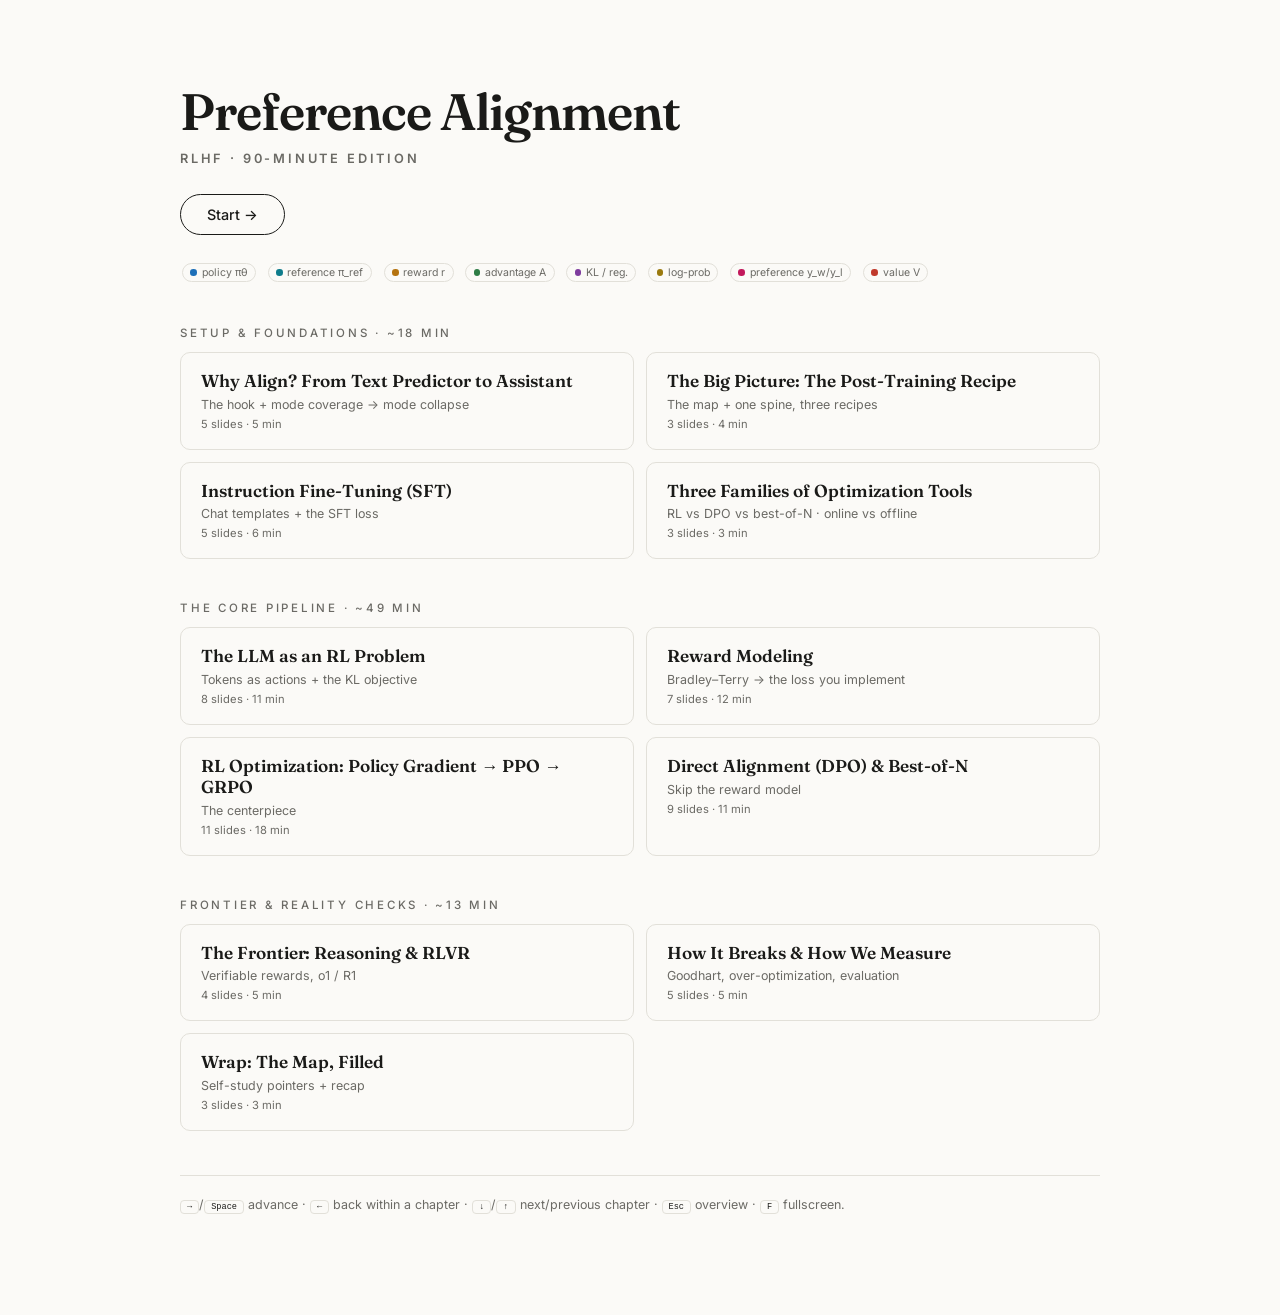
<file: PP9: Alignment/slides/index.html>
<!DOCTYPE html>
<html lang="en">
<head>
<meta charset="utf-8"><meta name="viewport" content="width=device-width, initial-scale=1.0">
<title>Preference Alignment — 90 min</title>
<link rel="stylesheet" href="assets/theme.css">
<style>
body{margin:0;background:var(--bg);color:var(--fg);font-family:Inter,"Segoe UI",system-ui,sans-serif;-webkit-font-smoothing:antialiased;}
.wrap{max-width:920px;margin:0 auto;padding:80px 28px 100px;}
h1{font-family:"Fraunces",Georgia,serif;font-size:3.2em;font-weight:600;margin:0 0 .15em;letter-spacing:-.02em;}
.kick{color:var(--muted);font-size:.8em;letter-spacing:.22em;text-transform:uppercase;font-weight:600;margin:0 0 2.2em;}
.legend{display:flex;flex-wrap:wrap;gap:8px;margin:26px 0 40px;}
.grid{display:grid;grid-template-columns:1fr 1fr;gap:12px;}
a.sec{display:flex;flex-direction:column;gap:5px;background:transparent;border:1px solid var(--line);
  border-radius:10px;padding:18px 20px;text-decoration:none;color:var(--fg);transition:.15s;}
a.sec:hover{background:var(--bg-2);border-color:var(--muted);}
.sec .t{font-family:"Fraunces",Georgia,serif;font-size:1.08em;font-weight:600;line-height:1.2;}
.sec .d{font-size:.78em;color:var(--muted);}
.sec .m{font-size:.7em;color:var(--muted);}
.tierhead{margin:42px 0 12px;color:var(--muted);font-size:.72em;letter-spacing:.24em;text-transform:uppercase;font-weight:500;}
.start{display:inline-block;margin:0;border:1px solid var(--fg);color:var(--fg);font-weight:500;
  padding:11px 26px;border-radius:999px;text-decoration:none;transition:.15s;font-size:.9em;}
.start:hover{background:var(--fg);color:var(--bg);}
.tip{margin-top:44px;font-size:.78em;color:var(--muted);border-top:1px solid var(--line);padding-top:18px;line-height:1.7;}
kbd{background:transparent;border:1px solid var(--line);border-radius:4px;padding:1px 6px;font-size:.85em;color:var(--fg);}
</style>
</head>
<body>
<div class="wrap">
  <h1>Preference Alignment</h1>
  <p class="kick">RLHF · 90-minute edition</p>

  <a class="start" href="sections/section_00_motivation.html">Start →</a>

  <div class="legend">
    <span class="chip"><span class="dot" style="background:var(--c-policy)"></span>policy πθ</span>
    <span class="chip"><span class="dot" style="background:var(--c-ref)"></span>reference π_ref</span>
    <span class="chip"><span class="dot" style="background:var(--c-reward)"></span>reward r</span>
    <span class="chip"><span class="dot" style="background:var(--c-adv)"></span>advantage A</span>
    <span class="chip"><span class="dot" style="background:var(--c-kl)"></span>KL / reg.</span>
    <span class="chip"><span class="dot" style="background:var(--c-logp)"></span>log-prob</span>
    <span class="chip"><span class="dot" style="background:var(--c-pref)"></span>preference y_w/y_l</span>
    <span class="chip"><span class="dot" style="background:var(--c-value)"></span>value V</span>
  </div>

  <div class="tierhead">Setup &amp; foundations · ~18 min</div>
  <div class="grid">
    <a class="sec" href="sections/section_00_motivation.html"><span class="t">Why Align? From Text Predictor to Assistant</span><span class="d">The hook + mode coverage → mode collapse</span><span class="m">5 slides · 5 min</span></a>
    <a class="sec" href="sections/section_01_recipe_map.html"><span class="t">The Big Picture: The Post-Training Recipe</span><span class="d">The map + one spine, three recipes</span><span class="m">3 slides · 4 min</span></a>
    <a class="sec" href="sections/section_04_sft.html"><span class="t">Instruction Fine-Tuning (SFT)</span><span class="d">Chat templates + the SFT loss</span><span class="m">5 slides · 6 min</span></a>
    <a class="sec" href="sections/section_03_three_families.html"><span class="t">Three Families of Optimization Tools</span><span class="d">RL vs DPO vs best-of-N · online vs offline</span><span class="m">3 slides · 3 min</span></a>
  </div>

  <div class="tierhead">The core pipeline · ~49 min</div>
  <div class="grid">
    <a class="sec" href="sections/section_02_llm_rl_problem.html"><span class="t">The LLM as an RL Problem</span><span class="d">Tokens as actions + the KL objective</span><span class="m">8 slides · 11 min</span></a>
    <a class="sec" href="sections/section_05_reward_modeling.html"><span class="t">Reward Modeling</span><span class="d">Bradley–Terry → the loss you implement</span><span class="m">7 slides · 12 min</span></a>
    <a class="sec" href="sections/section_06_rl_ppo_grpo.html"><span class="t">RL Optimization: Policy Gradient → PPO → GRPO</span><span class="d">The centerpiece</span><span class="m">11 slides · 18 min</span></a>
    <a class="sec" href="sections/section_07_dpo_bon.html"><span class="t">Direct Alignment (DPO) &amp; Best-of-N</span><span class="d">Skip the reward model</span><span class="m">9 slides · 11 min</span></a>
  </div>

  <div class="tierhead">Frontier &amp; reality checks · ~13 min</div>
  <div class="grid">
    <a class="sec" href="sections/section_08_rlvr_reasoning.html"><span class="t">The Frontier: Reasoning &amp; RLVR</span><span class="d">Verifiable rewards, o1 / R1</span><span class="m">4 slides · 5 min</span></a>
    <a class="sec" href="sections/section_09_overopt_eval.html"><span class="t">How It Breaks &amp; How We Measure</span><span class="d">Goodhart, over-optimization, evaluation</span><span class="m">5 slides · 5 min</span></a>
    <a class="sec" href="sections/section_10_wrap.html"><span class="t">Wrap: The Map, Filled</span><span class="d">Self-study pointers + recap</span><span class="m">3 slides · 3 min</span></a>
  </div>

  <div class="tip">
    <kbd>→</kbd>/<kbd>Space</kbd> advance · <kbd>←</kbd> back within a chapter · <kbd>↓</kbd>/<kbd>↑</kbd> next/previous chapter · <kbd>Esc</kbd> overview · <kbd>F</kbd> fullscreen.
  </div>
</div>
</body>
</html>
</file>
<file: PP9: Alignment/slides/assets/theme.css>
/* ============================================================
   Preference Alignment — shared deck theme  ·  EDITORIAL (LARGE)
   Light, warm paper, Fraunces serif headings, Inter body,
   hairline rules, type scaled up. Semantic equation colors are
   the light-accessible variants (matched by the SVG figures).
   ============================================================ */

@import url('https://fonts.googleapis.com/css2?family=Fraunces:ital,opsz,wght@0,9..144,300;0,9..144,400;0,9..144,500;0,9..144,600;0,9..144,700;1,9..144,300;1,9..144,400&family=Inter:wght@300;400;500;600&display=swap');

:root {
  --bg:    #FBFAF7;   /* warm paper            */
  --bg-2:  #FFFFFF;   /* card / surface        */
  --fg:    #1A1A18;   /* ink                   */
  --muted: #6B6A65;   /* secondary             */
  --line:  #E2E0D9;   /* hairlines             */
  --accent:#3D3B34;   /* dark taupe accent     */

  /* ---- SEMANTIC EQUATION COLORS — accessible on light paper ---- */
  --c-policy: #1D6FB8;  --c-ref:   #0E7C8B;
  --c-reward: #B5730F;  --c-adv:   #2E7D46;
  --c-kl:     #7E3C9E;  --c-logp:  #9A7A0E;
  --c-pref:   #C2185B;  --c-value: #C0392B;
}

/* ---------- base ---------- */
.reveal-viewport, .reveal .backgrounds, .reveal .slide-background { background:var(--bg); }
.reveal { font-family:"Inter",system-ui,sans-serif; color:var(--fg);
          font-size:30px; font-weight:400; -webkit-font-smoothing:antialiased; }
.reveal .slides { text-align:left; }
.reveal section { padding:16px 44px; background:transparent; color:var(--fg); }

/* ---------- typography (Fraunces serif headings, scaled up) ---------- */
.reveal h1,.reveal h2,.reveal h3 {
  font-family:"Fraunces",Georgia,serif; color:var(--fg);
  letter-spacing:-.015em; text-transform:none; text-shadow:none; }
.reveal h1 { font-size:2.2em; font-weight:600; line-height:1.08; }
.reveal h2 { font-size:1.5em; font-weight:600; line-height:1.15; margin:0 0 .7em;
  padding-bottom:.3em; border-bottom:1.5px solid var(--line); }
.reveal h3 { font-size:1.04em; font-weight:600; color:var(--fg); margin:.2em 0 .4em; }
.reveal h2 .kicker, .kicker { display:block; font-family:"Inter",sans-serif; font-size:.42em;
  color:var(--muted); font-weight:600; letter-spacing:.22em; text-transform:uppercase; margin-bottom:.6em; }

.reveal p,.reveal li { color:var(--fg); line-height:1.5; font-weight:400; }
.reveal em { color:var(--muted); font-style:italic; }
.reveal strong { color:var(--fg); font-weight:600; }
.reveal a { color:var(--c-policy); text-decoration:none; }
.reveal ul { margin-left:1.1em; list-style:none; }
.reveal ul li { position:relative; margin:.35em 0; }
.reveal ul li::before { content:"—"; position:absolute; left:-1.4em; color:var(--muted); }
.reveal ol { margin-left:1.1em; }

/* ---------- surfaces: paper cards, hairline, airy ---------- */
.card { background:var(--bg-2); border:1px solid var(--line); border-radius:4px;
        padding:20px 24px; margin:12px 0; box-shadow:none; }
.card.tight { padding:12px 18px; }
.grid2 { display:grid; grid-template-columns:1fr 1fr; gap:24px; align-items:start; }
.grid3 { display:grid; grid-template-columns:1fr 1fr 1fr; gap:18px; align-items:start; }

/* ---------- color legend chips ---------- */
.chip { display:inline-flex; align-items:center; gap:.45em; padding:.2em .7em; border-radius:999px;
        background:transparent; font-size:.66em; margin:.18em; border:1px solid var(--line); color:var(--muted); }
.dot { width:.62em; height:.62em; border-radius:50%; display:inline-block; }

/* ---------- callouts: thin left rule ---------- */
.callout { border-left:3px solid var(--line); padding:.45em .95em; margin:.55em 0;
           background:transparent; border-radius:0; font-size:.85em; color:var(--muted); }
.callout strong { color:var(--fg); }
.callout.policy{border-color:var(--c-policy);} .callout.reward{border-color:var(--c-reward);}
.callout.kl{border-color:var(--c-kl);} .callout.adv{border-color:var(--c-adv);}
.callout.pref{border-color:var(--c-pref);}

/* ---------- equation stage (overlay-in-place) ---------- */
.eqstage { position:relative; margin:.7em 0; text-align:center; }
.eqstage > div { position:absolute; left:0; right:0; top:0; }
.eqstage > div:first-child { position:relative; }

/* ---------- derivation chain ---------- */
.deriv { display:flex; flex-direction:column; gap:0; margin:.5em auto; max-width:1130px; }
.deriv .line { display:grid; grid-template-columns:1fr minmax(0,320px); gap:1.6em; align-items:center;
               padding:.55em .5em; border-bottom:1px solid var(--line); transition:background .25s; }
.deriv .line:first-child { border-top:1px solid var(--line); }
.deriv .line .eq { text-align:center; }
.deriv .line .why { font-size:.6em; color:var(--muted); text-align:left; line-height:1.4; font-style:italic;
                    border-left:2px solid var(--line); padding-left:.9em; }
.deriv .line.fragment.current-fragment { background:rgba(61,59,52,.06); }
.deriv .line.fragment.current-fragment .why { border-left-color:var(--accent); color:var(--fg); }
.deriv .step { text-align:center; color:var(--muted); font-size:.7em; }
.eqresult { display:inline-block; padding:.45em 1.1em; border:1.5px solid var(--line);
            border-radius:3px; background:var(--bg-2); }

/* ---------- footer / page tag ---------- */
.footer { position:absolute; bottom:14px; left:44px; font-size:.44em; color:var(--muted); letter-spacing:.04em; }
.pagetag { position:absolute; bottom:14px; right:44px; font-size:.44em; color:var(--muted); }

/* ---------- reveal chrome ---------- */
.reveal .progress { color:var(--muted); height:2px; }
.reveal .controls { color:var(--muted); }
.reveal .slide-number { background:transparent; color:var(--muted); font-size:.6em; }

/* ---------- inline keyword highlights ---------- */
.hl { color:var(--accent); font-weight:600; }
.hl-policy{color:var(--c-policy);font-weight:600;} .hl-reward{color:var(--c-reward);font-weight:600;}
.hl-kl{color:var(--c-kl);font-weight:600;} .hl-adv{color:var(--c-adv);font-weight:600;}

/* ---------- pipeline schema bits ---------- */
.pipe { display:flex; align-items:center; gap:14px; justify-content:center; flex-wrap:wrap; }
.box { background:var(--bg-2); border:1px solid var(--line); border-radius:6px; padding:.55em 1em; font-weight:500; }
.box.sft{border-color:var(--c-logp);} .box.rm{border-color:var(--c-reward);}
.box.rl{border-color:var(--c-policy);} .box.dpo{border-color:var(--c-pref);}
.arrow { color:var(--muted); font-size:1.3em; }

/* ---------- KaTeX semantic colors ---------- */
.k-policy{color:var(--c-policy)!important;} .k-ref{color:var(--c-ref)!important;}
.k-reward{color:var(--c-reward)!important;} .k-adv{color:var(--c-adv)!important;}
.k-kl{color:var(--c-kl)!important;} .k-logp{color:var(--c-logp)!important;}
.k-pref{color:var(--c-pref)!important;} .k-value{color:var(--c-value)!important;}
.k-dim{color:#ADA89C!important;}
.reveal .katex { font-size:1.06em; color:var(--fg); }
.bigeq { text-align:center; margin:.5em 0; }

/* ============================================================
   ANIMATED FIGURE / SCHEMA HELPERS
   ============================================================ */
@keyframes drawIn   { from{stroke-dashoffset:var(--len,1000);} to{stroke-dashoffset:0;} }
@keyframes fadeUp   { from{opacity:0;transform:translateY(10px);} to{opacity:1;transform:none;} }
@keyframes pulseGlow{ 0%,100%{filter:drop-shadow(0 0 0 rgba(61,59,52,0));} 50%{filter:drop-shadow(0 0 5px rgba(61,59,52,.4));} }
@keyframes flowDash { to{stroke-dashoffset:-40;} }
@keyframes popIn    { 0%{transform:scale(.6);opacity:0;} 70%{transform:scale(1.08);} 100%{transform:scale(1);opacity:1;} }
@keyframes spinSlow { to{transform:rotate(360deg);} }

.svg-draw { stroke-dasharray:var(--len,1000); stroke-dashoffset:var(--len,1000); }
.fragment.visible .svg-draw, .svg-draw.go { animation:drawIn 1.1s ease forwards; }
.flow { stroke-dasharray:8 8; animation:flowDash 1s linear infinite; }
.pop { animation:popIn .5s ease both; }
.glow { animation:pulseGlow 1.8s ease-in-out infinite; }
.rotate { transform-box:fill-box; transform-origin:center; animation:spinSlow 8s linear infinite; }

svg .lbl { fill:var(--fg); font-family:Inter,system-ui,sans-serif; }
svg .lbl.muted { fill:var(--muted); }
svg .node { fill:var(--bg-2); stroke:var(--line); stroke-width:1.5; }
svg .edge { stroke:var(--muted); stroke-width:1.5; fill:none; }
svg .c-policy{fill:var(--c-policy);} svg .s-policy{stroke:var(--c-policy);}
svg .c-reward{fill:var(--c-reward);} svg .s-reward{stroke:var(--c-reward);}
svg .c-kl{fill:var(--c-kl);} svg .s-kl{stroke:var(--c-kl);}
svg .c-adv{fill:var(--c-adv);} svg .s-adv{stroke:var(--c-adv);}
svg .c-pref{fill:var(--c-pref);} svg .s-pref{stroke:var(--c-pref);}
svg .c-ref{fill:var(--c-ref);} svg .s-ref{stroke:var(--c-ref);}
svg .c-value{fill:var(--c-value);} svg .s-value{stroke:var(--c-value);}

.tok { display:inline-block; padding:.14em .55em; margin:0 .14em; border-radius:4px;
       background:var(--bg-2); border:1px solid var(--line); font-family:ui-monospace,monospace; font-size:.8em; }
.tok.new { border-color:var(--c-policy); color:var(--c-policy); animation:popIn .4s ease both; }
.tok.ctx { color:var(--muted); }

/* ============================================================
   slides_short overrides — slower, instructor-paced motion
   ============================================================ */
.reveal .fragment { transition: all .65s ease; }
.fragment.visible .svg-draw, .svg-draw.go { animation-duration: 1.8s; }
.pop { animation-duration: .7s; }
.tok.new { animation-duration: .6s; }

/* keep slide padding inside the 1280x720 box (prevents right-edge clipping) */
.reveal .slides section { box-sizing: border-box; }
</file>
